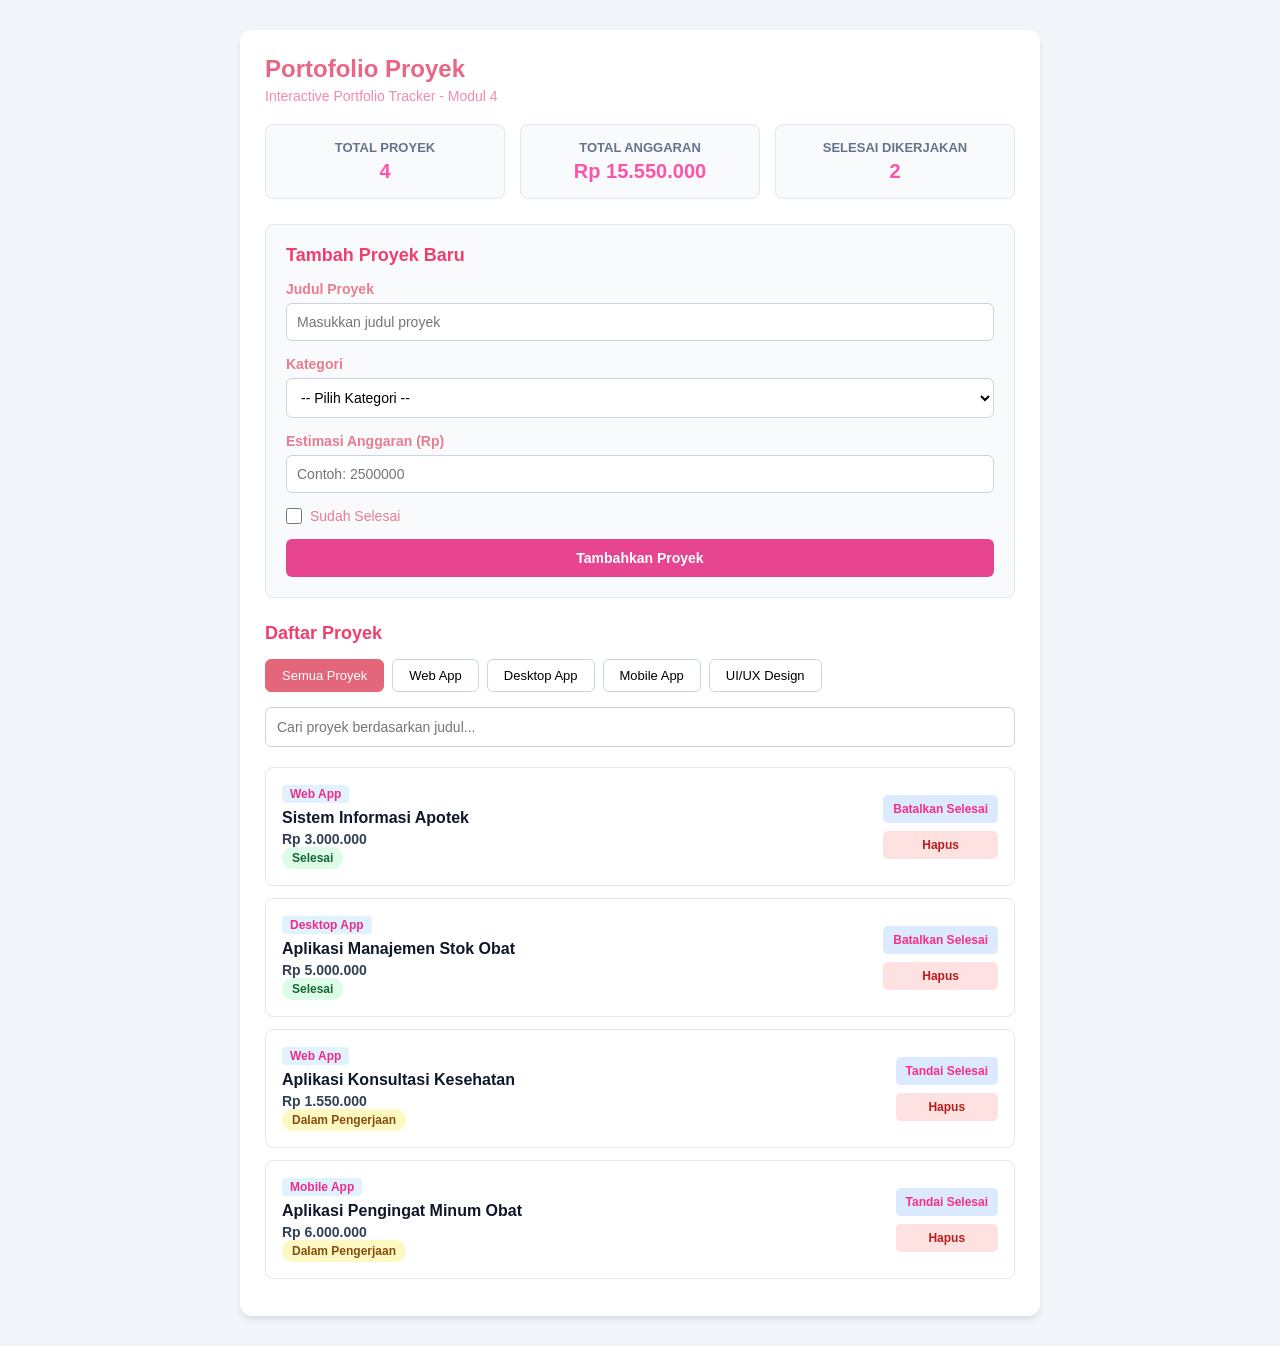
<file: index.html>
<!doctype html>
<html lang="id">
  <head>
    <meta charset="UTF-8" />
    <meta name="viewport" content="width=device-width, initial-scale=1.0" />
    <title>Interactive Portfolio Tracker</title>

    <style>
      * {
        box-sizing: border-box;
        margin: 0;
        padding: 0;
        font-family: "Segoe UI", Tahoma, Geneva, sans-serif;
      }

      body {
        background-color: #f1f5f9;
        color: #e97c90;
        padding: 30px 15px;
      }

      .container {
        max-width: 800px;
        margin: 0 auto;
        background: #ffffff;
        border-radius: 12px;
        padding: 25px;
        box-shadow: 0 4px 6px -1px rgba(0, 0, 0, 0.1);
      }

      h1 {
        color: #ea6685;
        font-size: 24px;
        margin-bottom: 5px;
      }

      .subtitle {
        color: #f68aaa;
        margin-bottom: 20px;
        font-size: 14px;
      }

      h2 {
        font-size: 18px;
        color: #ef3f6e;
        margin-bottom: 15px;
      }

      .stats-grid {
        display: grid;
        grid-template-columns: repeat(auto-fit, minmax(180px, 1fr));
        gap: 15px;
        margin-bottom: 25px;
      }

      .stat-card {
        background: #f8fafc;
        border: 1px solid #e2e8f0;
        border-radius: 8px;
        padding: 15px;
        text-align: center;
      }

      .stat-card h3 {
        font-size: 13px;
        color: #64748b;
        text-transform: uppercase;
        margin-bottom: 5px;
      }

      .stat-card p {
        font-size: 20px;
        font-weight: bold;
        color: #fc54ab;
      }

      .form-section {
        background: #f8fafc;
        border: 1px solid #e2e8f0;
        border-radius: 8px;
        padding: 20px;
        margin-bottom: 25px;
      }

      .form-group {
        margin-bottom: 15px;
      }

      .form-group label {
        display: block;
        margin-bottom: 6px;
        font-size: 14px;
        font-weight: 600;
      }

      .form-group input,
      .form-group select {
        width: 100%;
        padding: 10px;
        border: 1px solid #cbd5e1;
        border-radius: 6px;
        font-size: 14px;
        background: #ffffff;
      }

      .form-group input:focus,
      .form-group select:focus {
        outline: 2px solid #93c5fd;
        border-color: #eb2595;
      }

      .checkbox-group {
        display: flex;
        align-items: center;
        gap: 8px;
        margin-bottom: 15px;
        font-size: 14px;
      }

      .checkbox-group input {
        width: 16px;
        height: 16px;
      }

      .btn-primary {
        width: 100%;
        padding: 11px;
        background: #e74590;
        color: white;
        border: none;
        border-radius: 6px;
        font-size: 14px;
        font-weight: 600;
        cursor: pointer;
      }

      .btn-primary:hover {
        background: #fe3981;
      }

      .filter-group {
        display: flex;
        gap: 8px;
        margin-bottom: 15px;
        flex-wrap: wrap;
      }

      .btn-filter {
        padding: 8px 16px;
        border: 1px solid #cbd5e1;
        background: #ffffff;
        border-radius: 6px;
        cursor: pointer;
        font-size: 13px;
        font-weight: 500;
        transition: all 0.2s;
      }

      .btn-filter.active,
      .btn-filter:hover {
        background: #e3667b;
        color: #ffffff;
        border-color: #e3667b;
      }

      .search-group {
        margin-bottom: 20px;
      }

      .search-group input {
        width: 100%;
        padding: 11px;
        border: 1px solid #cbd5e1;
        border-radius: 6px;
        font-size: 14px;
      }

      .project-card {
        border: 1px solid #e2e8f0;
        border-radius: 8px;
        padding: 16px;
        margin-bottom: 12px;
        display: flex;
        justify-content: space-between;
        align-items: center;
        gap: 15px;
        background: #ffffff;
        transition: transform 0.15s ease;
      }

      .project-card:hover {
        transform: translateY(-2px);
        box-shadow: 0 4px 6px rgba(0, 0, 0, 0.05);
      }

      .project-info {
        min-width: 0;
      }

      .project-info h4 {
        font-size: 16px;
        color: #0f172a;
        margin-bottom: 4px;
        overflow-wrap: anywhere;
      }

      .project-category {
        display: inline-block;
        font-size: 12px;
        color: #ef2c8e;
        background: #e0f2fe;
        padding: 2px 8px;
        border-radius: 4px;
        margin-bottom: 6px;
        font-weight: 600;
      }

      .project-budget {
        font-size: 14px;
        color: #334155;
        font-weight: 600;
      }

      .badge {
        display: inline-block;
        padding: 4px 10px;
        border-radius: 20px;
        font-size: 12px;
        font-weight: 600;
        white-space: nowrap;
      }

      .badge-success {
        background: #dcfce7;
        color: #166534;
      }

      .badge-pending {
        background: #fef9c3;
        color: #854d0e;
      }

      .project-actions {
        display: flex;
        flex-direction: column;
        gap: 8px;
        flex-shrink: 0;
      }

      .btn-action {
        padding: 7px 10px;
        border: none;
        border-radius: 5px;
        cursor: pointer;
        font-size: 12px;
        font-weight: 600;
      }

      .btn-status {
        background: #dbeafe;
        color: #f92f87;
      }

      .btn-delete {
        background: #fee2e2;
        color: #b91c1c;
      }

      .empty-message {
        text-align: center;
        color: #f8b1db;
        padding: 20px;
      }

      @media (max-width: 480px) {
        .container {
          padding: 18px;
        }

        .project-card {
          align-items: flex-start;
        }

        .project-actions {
          max-width: 115px;
        }

        .btn-filter {
          padding: 8px 10px;
        }
      }
    </style>
  </head>

  <body>
    <div class="container">
      <h1>Portofolio Proyek</h1>
      <p class="subtitle">Interactive Portfolio Tracker - Modul 4</p>

      <!-- Kartu Ringkasan Statistik -->
      <div class="stats-grid">
        <div class="stat-card">
          <h3>Total Proyek</h3>
          <p id="stat-total-projects">0</p>
        </div>

        <div class="stat-card">
          <h3>Total Anggaran</h3>
          <p id="stat-total-budget">Rp 0</p>
        </div>

        <div class="stat-card">
          <h3>Selesai Dikerjakan</h3>
          <p id="stat-completed-projects">0</p>
        </div>
      </div>

      <!-- Form Input Proyek Dinamis -->
      <section class="form-section">
        <h2>Tambah Proyek Baru</h2>

        <form id="project-form">
          <div class="form-group">
            <label for="project-title">Judul Proyek</label>
            <input
              type="text"
              id="project-title"
              placeholder="Masukkan judul proyek"
              required />
          </div>

          <div class="form-group">
            <label for="project-category">Kategori</label>
            <select id="project-category" required>
              <option value="">-- Pilih Kategori --</option>
              <option value="Web App">Web App</option>
              <option value="Mobile App">Mobile App</option>
              <option value="Desktop App">Desktop App</option>
              <option value="UI/UX Design">UI/UX Design</option>
            </select>
          </div>

          <div class="form-group">
            <label for="project-budget">Estimasi Anggaran (Rp)</label>
            <input
              type="number"
              id="project-budget"
              placeholder="Contoh: 2500000"
              min="1"
              step="1"
              required />
          </div>

          <div class="checkbox-group">
            <input type="checkbox" id="project-completed" />
            <label for="project-completed">Sudah Selesai</label>
          </div>

          <button type="submit" class="btn-primary">Tambahkan Proyek</button>
        </form>
      </section>

      <h2>Daftar Proyek</h2>

      <div class="filter-group">
        <button type="button" class="btn-filter active" data-category="Semua">
          Semua Proyek
        </button>

        <button type="button" class="btn-filter" data-category="Web App">
          Web App
        </button>

        <button type="button" class="btn-filter" data-category="Desktop App">
          Desktop App
        </button>

        <button type="button" class="btn-filter" data-category="Mobile App">
          Mobile App
        </button>

        <button type="button" class="btn-filter" data-category="UI/UX Design">
          UI/UX Design
        </button>
      </div>

      <div class="search-group">
        <input
          type="search"
          id="search-input"
          placeholder="Cari proyek berdasarkan judul..."
          aria-label="Cari proyek berdasarkan judul" />
      </div>

      <div id="project-list"></div>
    </div>

    <script src="main.js"></script>
  </body>
</html>
</file>
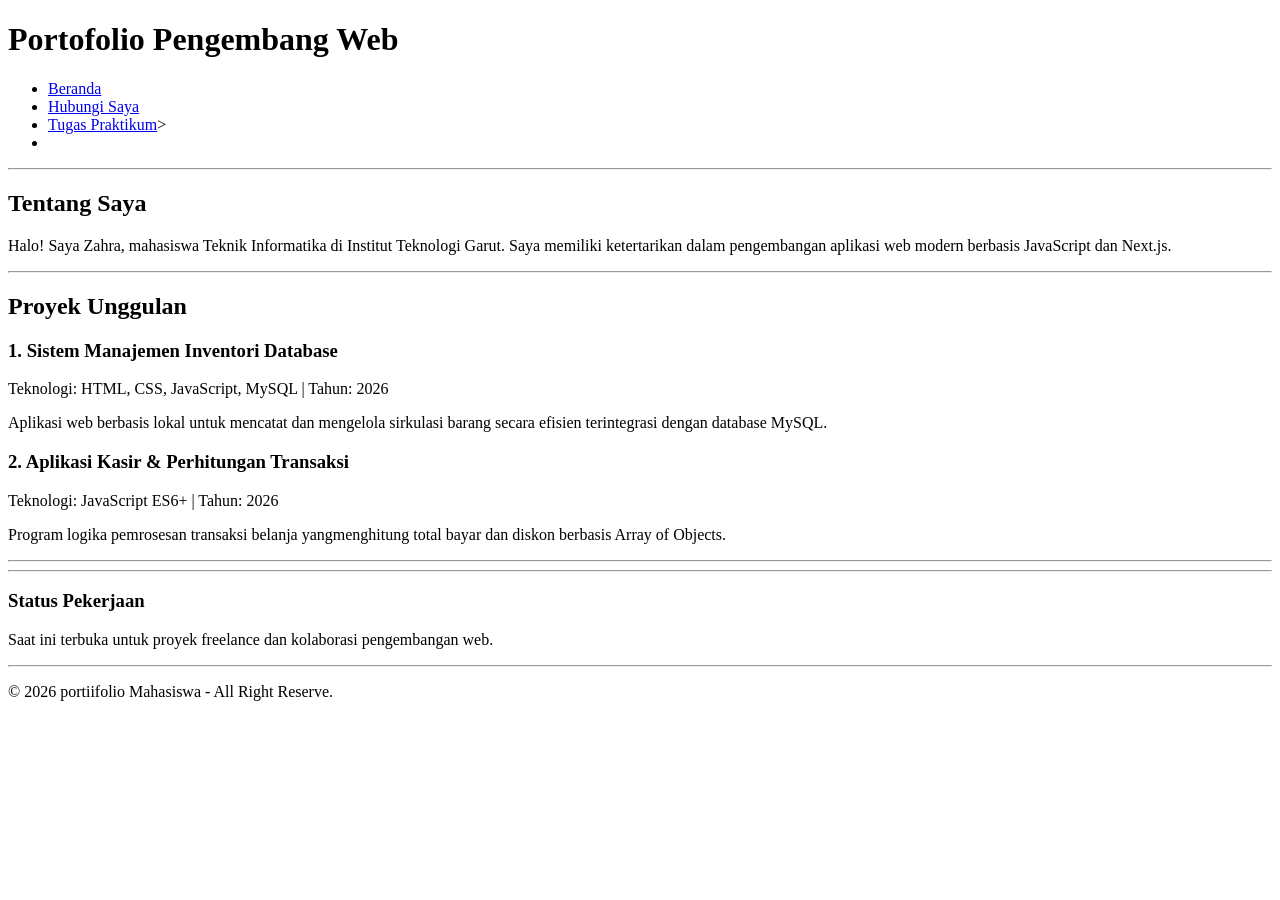
<file: Pertemuan2/index.html>
<!DOCTYPE html>
<html lang="id">
<head>
    <meta charset="UTF-8">
    <meta name="viewport" content="width=device-width, initialscale=1.0">
    <title>Modul 2 - Web Portofolio Mahasiswa</title>
 
</head>
<body>
    <header>
        <h1>Portofolio Pengembang Web</h1>
        <nav>
            <ul>
                <li><a href="index.html">Beranda</a></li>
                <li><a href="kontak.html">Hubungi Saya</a></li>
                <li><a href="tugas2.html">Tugas Praktikum</a>></a></li>
                <li><a href="RiwayatPendidikan.html"Riwayat Pendidikan></a></li>
            </ul>
    </nav>
 </header>
 <hr>
 <main>
    <section id="tentang">
        <h2>Tentang Saya</h2>
        <p>Halo! Saya Zahra, mahasiswa Teknik Informatika di Institut Teknologi Garut. Saya memiliki ketertarikan dalam pengembangan aplikasi web modern berbasis JavaScript dan Next.js.</p>
        </section>

        <hr>

    <section id="proyek">
        <h2>Proyek Unggulan</h2>

        <article>
            <header>
            <h3>1. Sistem Manajemen Inventori Database</h3>
            <p>Teknologi: HTML, CSS, JavaScript, MySQL | Tahun:
<time datetime="2026">2026</time></p>
            </header>
            <p>Aplikasi web berbasis lokal untuk mencatat dan mengelola sirkulasi barang secara efisien terintegrasi dengan database MySQL.</p>
            </article>
            
            <article>
                 <header>
                    <h3>2. Aplikasi Kasir & Perhitungan Transaksi</h3>
                    <p>Teknologi: JavaScript ES6+ | Tahun: <time
                    datetime="2026">2026</time></p>
                </header>
                <p>Program logika pemrosesan transaksi belanja yangmenghitung total bayar dan diskon berbasis Array of Objects.</p>
            </article>
        </section>
        <hr>
    </main>

    <hr>

    <aside>
        <h3>Status Pekerjaan</h3>
        <p>Saat ini terbuka untuk proyek freelance dan kolaborasi pengembangan web.</p>
    </aside>

    <hr>

    <footer>
        <p>&copy; 2026 portiifolio Mahasiswa - All Right Reserve.</p>
    </footer>

</body>
</html>
</file>
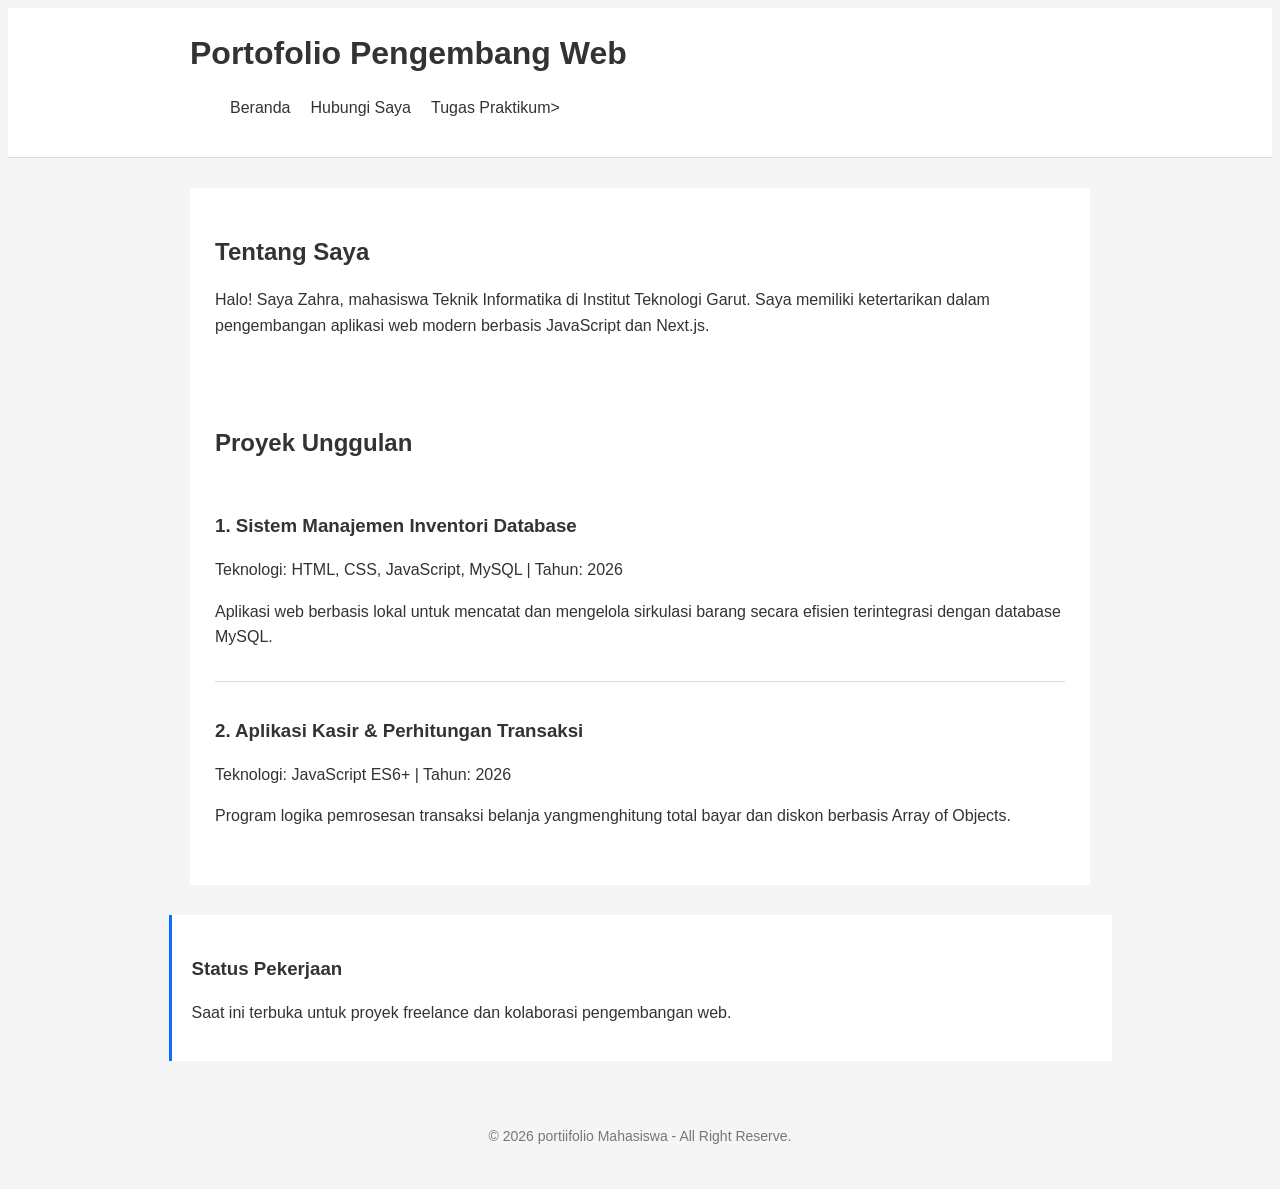
<file: Pertemuan3/index.html>
<!DOCTYPE html>
<html lang="id">
<head>
    <meta charset="UTF-8">
    <meta name="viewport" content="width=device-width, initialscale=1.0">
    <title>Modul 2 - Web Portofolio Mahasiswa</title>
    <link rel="stylesheet" href="style.css">
 
</head>
<body>
    <header>
        <h1>Portofolio Pengembang Web</h1>
        <nav>
            <ul>
                <li><a href="index.html">Beranda</a></li>
                <li><a href="kontak.html">Hubungi Saya</a></li>
                <li><a href="tugas2.html">Tugas Praktikum</a>></a></li>
                <li><a href="RiwayatPendidikan.html"Riwayat Pendidikan></a></li>
            </ul>
    </nav>
 </header>
 <hr>
 <main>
    <section id="tentang">
        <h2>Tentang Saya</h2>
        <p>Halo! Saya Zahra, mahasiswa Teknik Informatika di Institut Teknologi Garut. Saya memiliki ketertarikan dalam pengembangan aplikasi web modern berbasis JavaScript dan Next.js.</p>
        </section>

        <hr>

    <section id="proyek">
        <h2>Proyek Unggulan</h2>

        <article>
            <header>
            <h3>1. Sistem Manajemen Inventori Database</h3>
            <p>Teknologi: HTML, CSS, JavaScript, MySQL | Tahun:
<time datetime="2026">2026</time></p>
            </header>
            <p>Aplikasi web berbasis lokal untuk mencatat dan mengelola sirkulasi barang secara efisien terintegrasi dengan database MySQL.</p>
            </article>
            
            <article>
                 <header>
                    <h3>2. Aplikasi Kasir & Perhitungan Transaksi</h3>
                    <p>Teknologi: JavaScript ES6+ | Tahun: <time
                    datetime="2026">2026</time></p>
                </header>
                <p>Program logika pemrosesan transaksi belanja yangmenghitung total bayar dan diskon berbasis Array of Objects.</p>
            </article>
        </section>
        <hr>
    </main>

    <hr>

    <aside>
        <h3>Status Pekerjaan</h3>
        <p>Saat ini terbuka untuk proyek freelance dan kolaborasi pengembangan web.</p>
    </aside>

    <hr>

    <footer>
        <p>&copy; 2026 portiifolio Mahasiswa - All Right Reserve.</p>
    </footer>

</body>
</html>
</file>
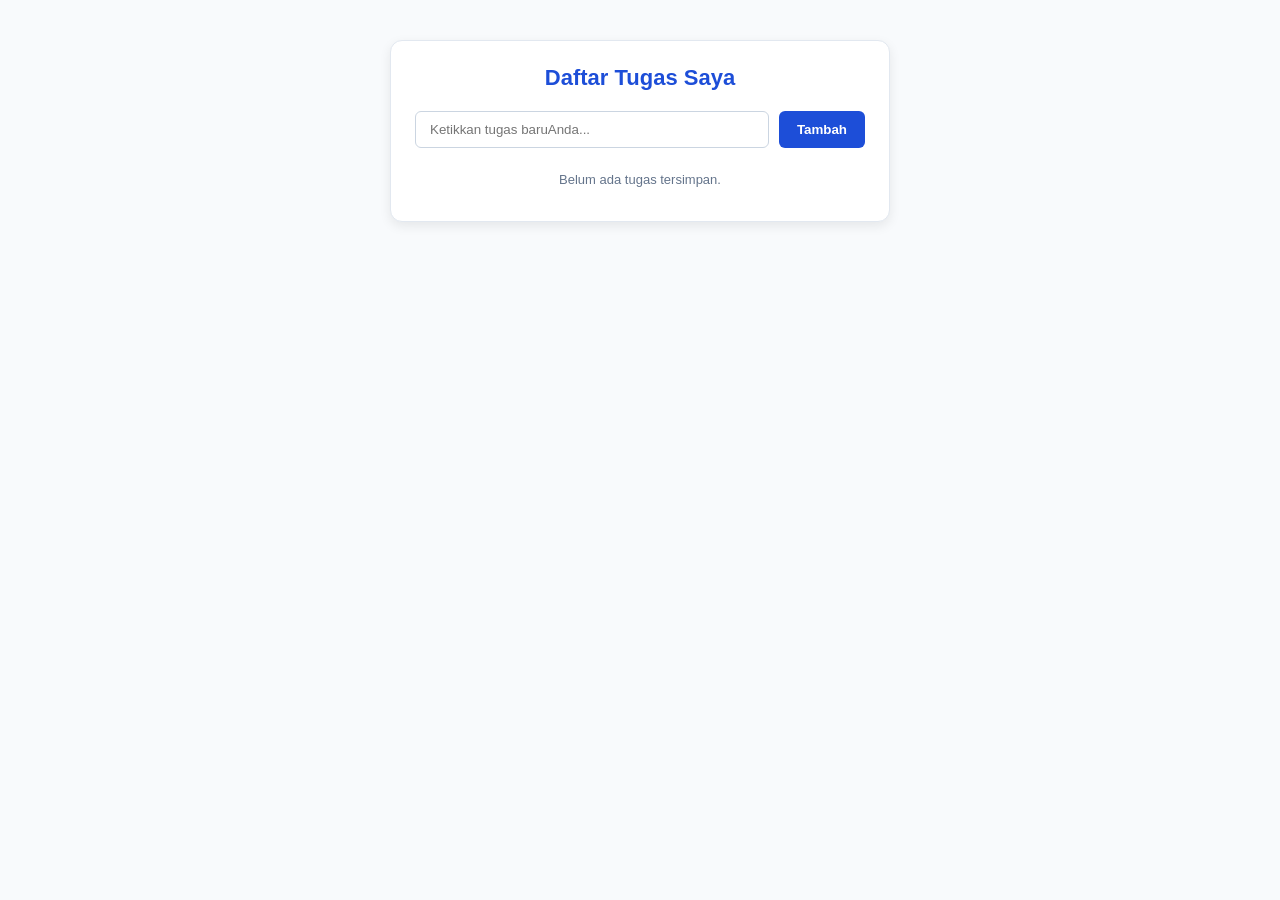
<file: Pertemuan5/index.html>
<!DOCTYPE html>
<html lang="id">

<head>
    <meta charset="UTF-8">
    <meta name="viewport" content="width=device-width, initial-scale=1.0">
    <title>Aplikasi To-Do List - Modul 5</title>
    <link rel="stylesheet" href="style.css">
</head>

<body>
    <div class="todo-app">
        <h2>Daftar Tugas Saya</h2>

        <!-- Form Input Tugas -->
        <form id="todoForm" novalidate>
            <div class="input-section">
                <input type="text" id="taskInput" placeholder="Ketikkan tugas baru
Anda...">
                <button type="submit" class="add-btn">Tambah</button>
            </div>
            <div class="error-message" id="inputError">Tugas tidak boleh kosong atau
                kurang dari 3 karakter!</div>
        </form>
        <!-- Daftar Tugas -->
        <ul class="todo-list" id="todoList"></ul>
    </div>
    <script src="script.js"></script>
</body>

</html>
</file>
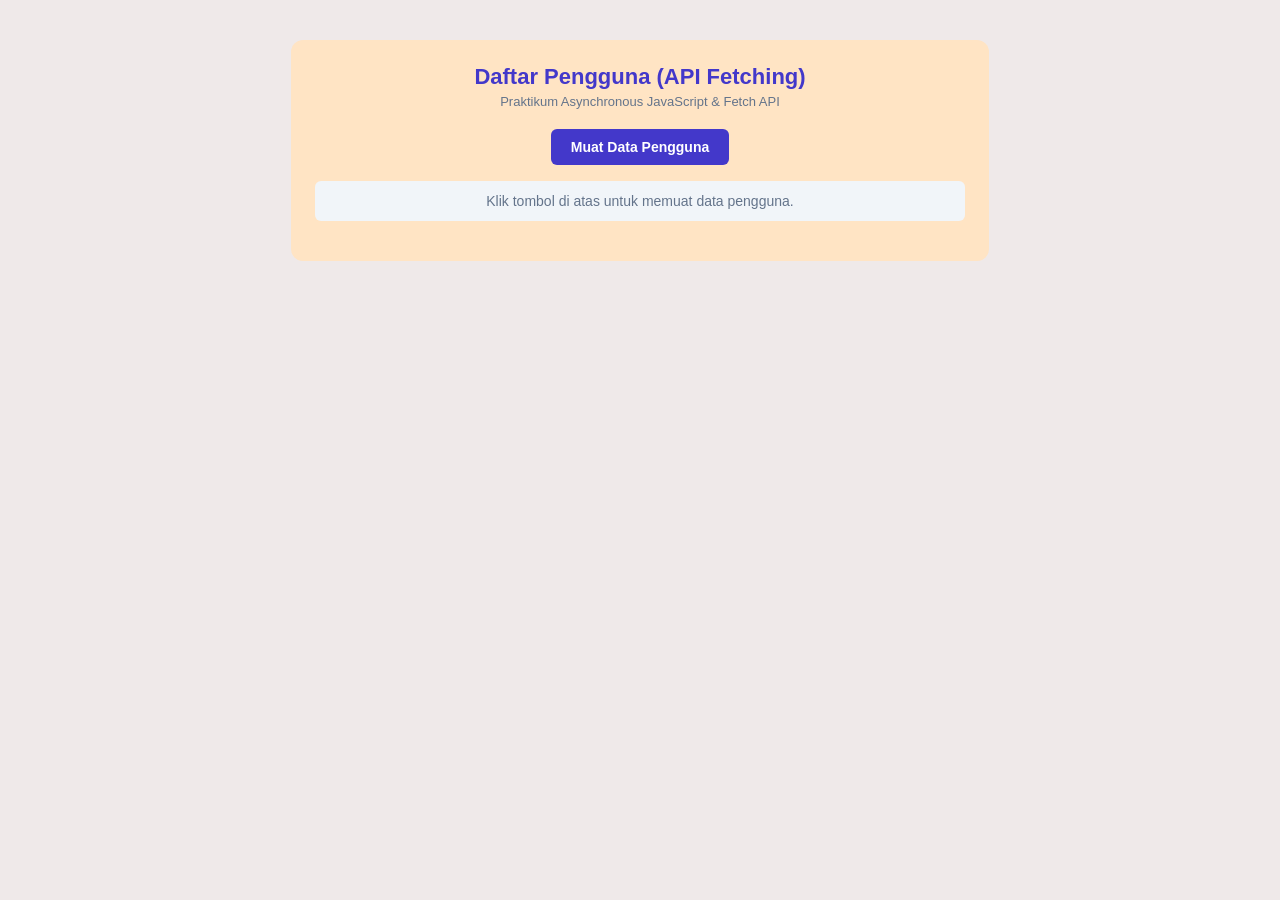
<file: Pertemuan6/index.html>
<!doctype html>
<html lang="id">
  <head>
    <meta charset="UTF-8" />
    <meta name="viewport" content="width=device-width, initial-scale=1.0" />
    <title>Modul 6 - User Directory App</title>
    <link rel="stylesheet" href="style.css" />
  </head>
  <body>
    <div class="container">
      <h2>Daftar Pengguna (API Fetching)</h2>
      <p class="subtitle">Praktikum Asynchronous JavaScript & Fetch API</p>

      <!-- Tombol Aksi -->
      <div class="actions-bar">
        <button id="btnFetch" class="btn-primary">Muat Data Pengguna</button>
      </div>
      <!-- Indikator Status (Loading & Pesan Error) -->
      <div id="statusMessage" class="status-msg">
        Klik tombol di atas untuk memuat data pengguna.
      </div>
      <!-- Kontainer Kartu Pengguna -->
      <div id="userList" class="user-grid"></div>
    </div>
    <script src="script.js"></script>
  </body>
</html>
</file>
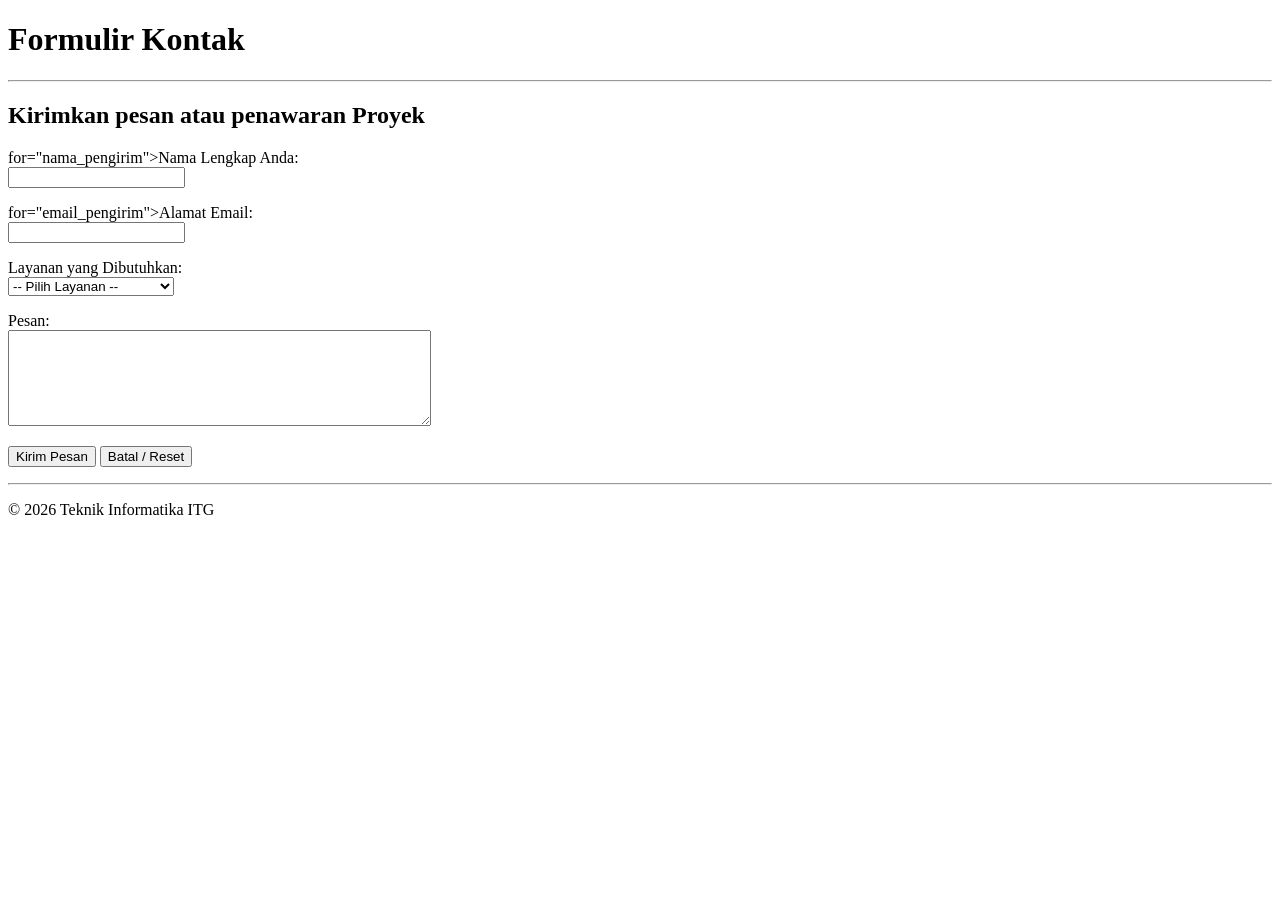
<file: Pertemuan2/kontak.html>
<!DOCTYPE html>
<html lang="id">
<head>
    <meta charset="UTF-8">
    <meta name="viewport" content="width=device-width, initialscale=1.0">
    <title>Modul 2 - Form Kontak</title>
</head>
<body>

    <header>
        <h1>Formulir Kontak</h1>
    </header>

    <hr>

    <main>
        <section>
            <h2>Kirimkan pesan atau penawaran Proyek</h2>
            <form>

                <p>
                    <label>    for="nama_pengirim">Nama  Lengkap Anda:</label><br>
                    <input     type="text"        id="nama_pengirim" name="nama_pengirim">
                </p>

                <p>
                    <label>    for="email_pengirim">Alamat  Email:</label><br>
                    <input     type="text"        id="email_pengirim" name="email_pengirim">
                </p>

                <p>
                    <label for="jenis_layanan">Layanan yang Dibutuhkan:</label><br>
                    <select id="jenis_layanan" name="jenis_layanan">
                        <option value="">-- Pilih Layanan --</option>
                        <option value="web">Pembuatan Web</option>
                        <option value="app">Pengembangan Aplikasi</option>
                        <option value="other">Lain-lain</option>
                     </select>
                </p>
                
                <p>
                    <label for="pesan">Pesan:</label><br>
                    <textarea id="pesan" name="pesan" rows="6"cols="50"></textarea>

                </p>
 
                <p>
 
                    <button type="submit">Kirim Pesan</button>

                    <button type="reset">Batal / Reset</button>

                </p>

            </form>

        </section>

    </main>

    <hr>

    <footer>

        <p>&copy; 2026 Teknik Informatika ITG</p>

    </footer>

</body>
</html>
</file>
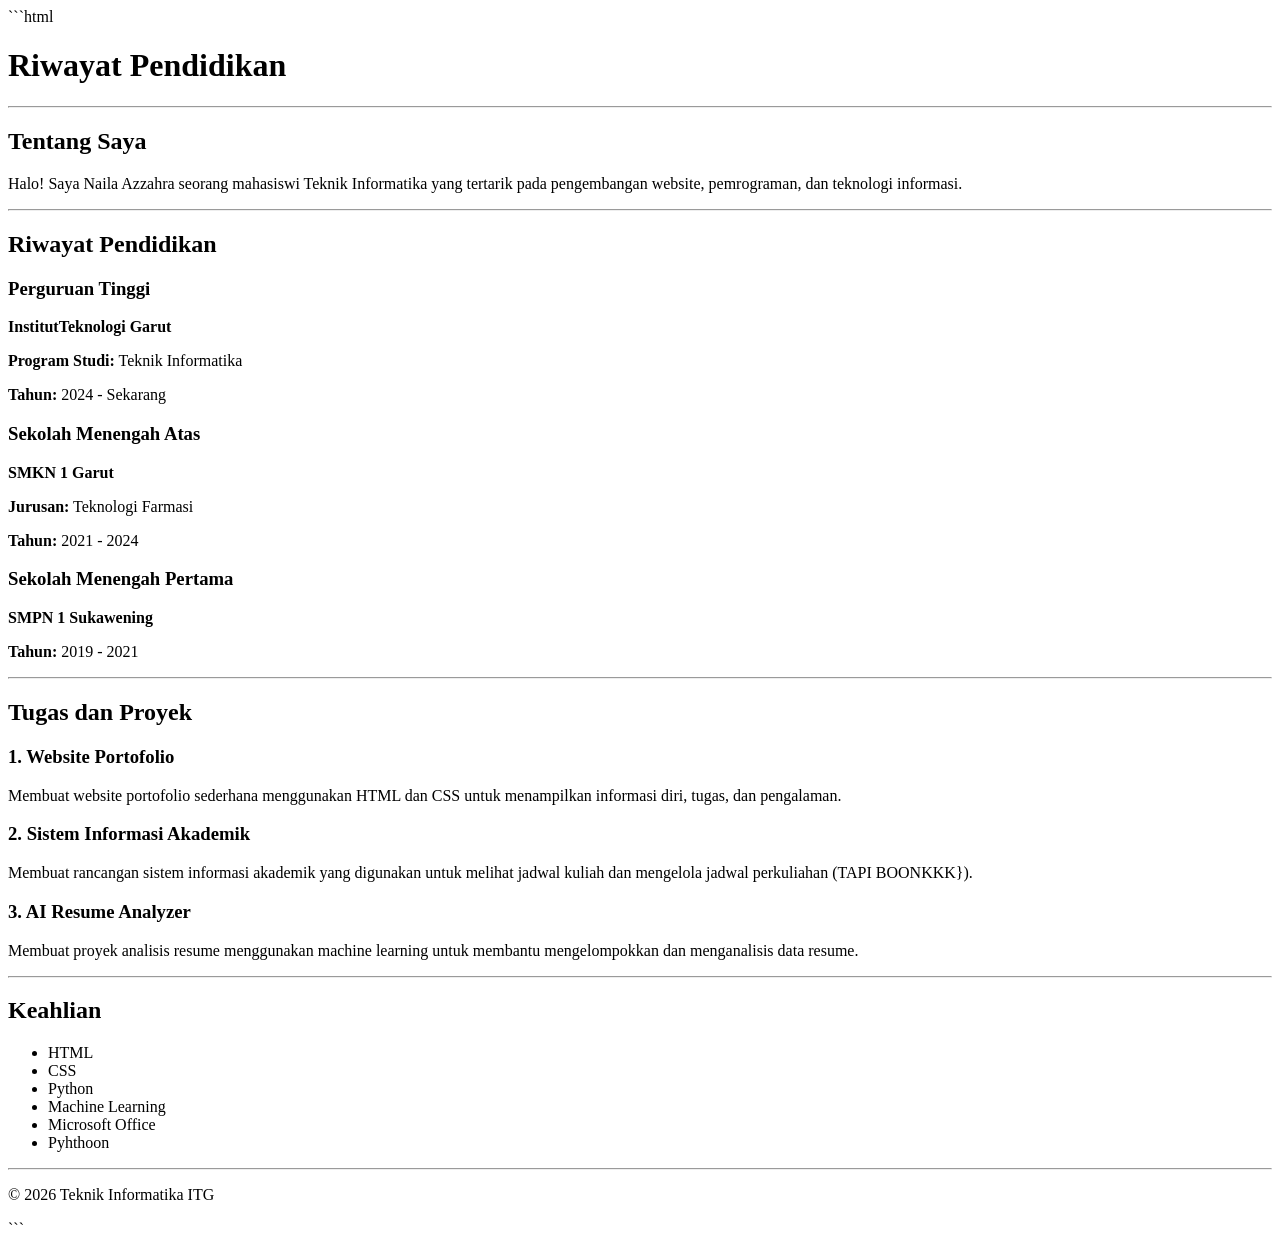
<file: Pertemuan2/RiwayatPendidikan.html>
```html
<!DOCTYPE html>
<html lang="id">
<head>
    <meta charset="UTF-8">
    <meta name="viewport" content="width=device-width, initial-scale=1.0">
    <title>Portofolio - Tugas dan Riwayat Pendidikan</title>
</head>
<body>

    <header>
        <h1>Riwayat Pendidikan</h1>
    </header>

    <hr>

    <main>

        <section>
            <h2>Tentang Saya</h2>

            <p>
                Halo! Saya Naila Azzahra seorang mahasiswi Teknik Informatika yang
                tertarik pada pengembangan website, pemrograman, dan
                teknologi informasi.
            </p>
        </section>

        <hr>

        <section>
            <h2>Riwayat Pendidikan</h2>

            <article>
                <h3>Perguruan Tinggi</h3>
                <p>
                    <strong>InstitutTeknologi Garut</strong>
                </p>
                <p>
                    <strong>Program Studi:</strong> Teknik Informatika
                </p>
                <p>
                    <strong>Tahun:</strong> 2024 - Sekarang
                </p>
            </article>

            <article>
                <h3>Sekolah Menengah Atas</h3>
                <p>
                    <strong>SMKN 1 Garut</strong> 
                </p>
                <p>
                    <strong>Jurusan:</strong> Teknologi Farmasi
                </p>
                <p>
                    <strong>Tahun:</strong> 2021 - 2024
                </p>
            </article>

            <article>
                <h3>Sekolah Menengah Pertama</h3>
                <p>
                    <strong>SMPN 1 Sukawening</strong> 
                </p>
                <p>
                    <strong>Tahun:</strong> 2019 - 2021
                </p>
            </article>
            
        </section>

        <hr>

        <section>
            <h2>Tugas dan Proyek</h2>

            <article>
                <h3>1. Website Portofolio</h3>
                <p>
                    Membuat website portofolio sederhana menggunakan
                    HTML dan CSS untuk menampilkan informasi diri,
                    tugas, dan pengalaman.
                </p>
            </article>

            <article>
                <h3>2. Sistem Informasi Akademik</h3>
                <p>
                    Membuat rancangan sistem informasi akademik yang
                    digunakan untuk melihat jadwal kuliah dan mengelola
                    jadwal perkuliahan (TAPI BOONKKK}).
                </p>
            </article>

            <article>
                <h3>3. AI Resume Analyzer</h3>
                <p>
                    Membuat proyek analisis resume menggunakan machine
                    learning untuk membantu mengelompokkan dan
                    menganalisis data resume.
                </p>
            </article>
        </section>

        <hr>

        <section>
            <h2>Keahlian</h2>

            <ul>
                <li>HTML</li>
                <li>CSS</li>
                <li>Python</li>
                <li>Machine Learning</li>
                <li>Microsoft Office</li>
                <li>Pyhthoon</li>
            </ul>
        </section>

    </main>

    <hr>

    <footer>
        <p>&copy; 2026 Teknik Informatika ITG</p>
    </footer>

</body>
</html>
```
</file>
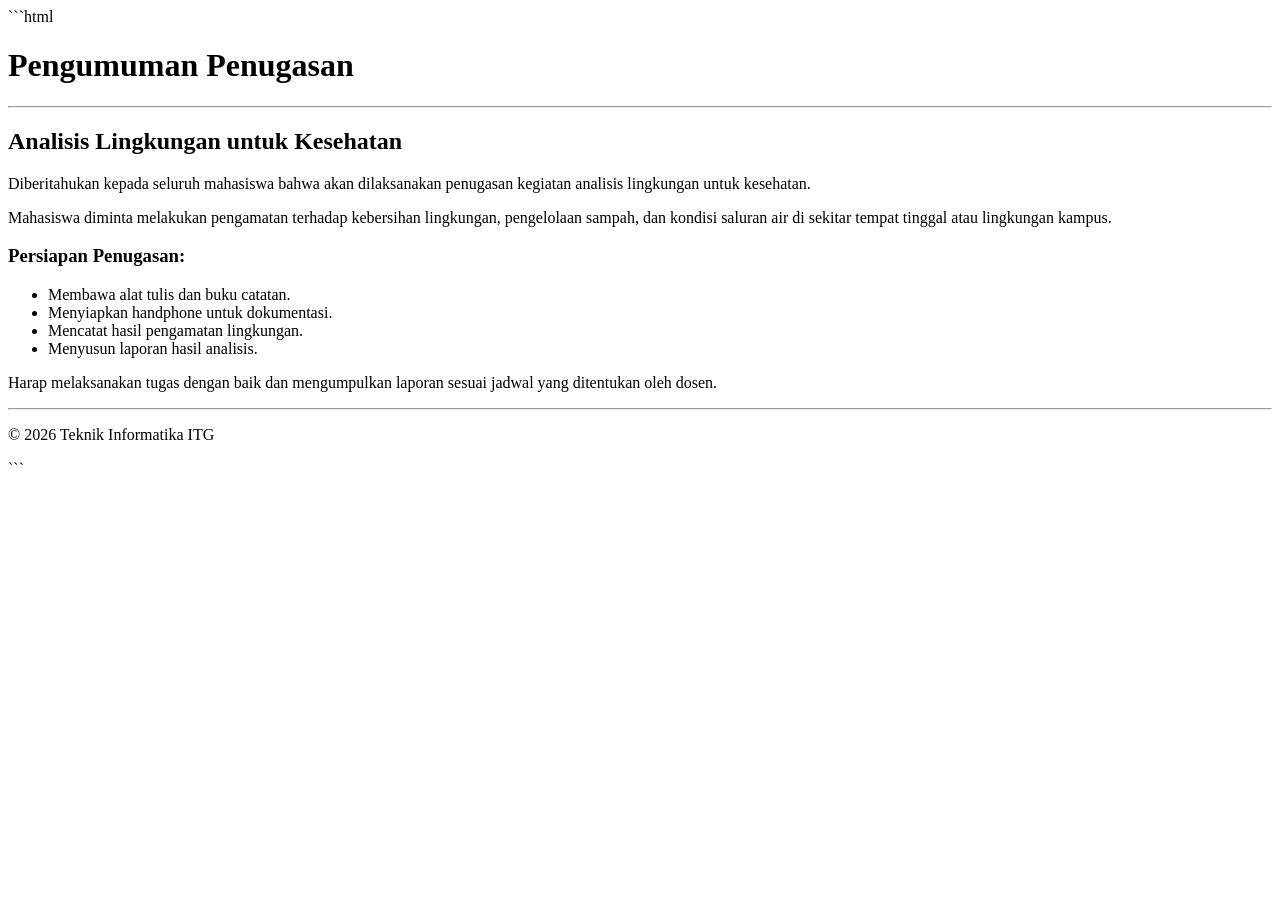
<file: Pertemuan2/tugas2.html>
```html
<!DOCTYPE html>
<html lang="id">
<head>
    <meta charset="UTF-8">
    <meta name="viewport" content="width=device-width, initial-scale=1.0">
    <title>Pengumuman Penugasan</title>
</head>
<body>

    <header>
        <h1>Pengumuman Penugasan</h1>
    </header>

    <hr>

    <main>
        <section>
            <h2>Analisis Lingkungan untuk Kesehatan</h2>

            <p>
                Diberitahukan kepada seluruh mahasiswa bahwa
                akan dilaksanakan penugasan kegiatan analisis
                lingkungan untuk kesehatan.
            </p>

            <p>
                Mahasiswa diminta melakukan pengamatan terhadap
                kebersihan lingkungan, pengelolaan sampah, dan
                kondisi saluran air di sekitar tempat tinggal
                atau lingkungan kampus.
            </p>

            <h3>Persiapan Penugasan:</h3>

            <ul>
                <li>Membawa alat tulis dan buku catatan.</li>
                <li>Menyiapkan handphone untuk dokumentasi.</li>
                <li>Mencatat hasil pengamatan lingkungan.</li>
                <li>Menyusun laporan hasil analisis.</li>
            </ul>

            <p>
                Harap melaksanakan tugas dengan baik dan
                mengumpulkan laporan sesuai jadwal yang
                ditentukan oleh dosen.
            </p>
        </section>
    </main>

    <hr>

    <footer>
        <p>&copy; 2026 Teknik Informatika ITG</p>
    </footer>

</body>
</html>
```
</file>
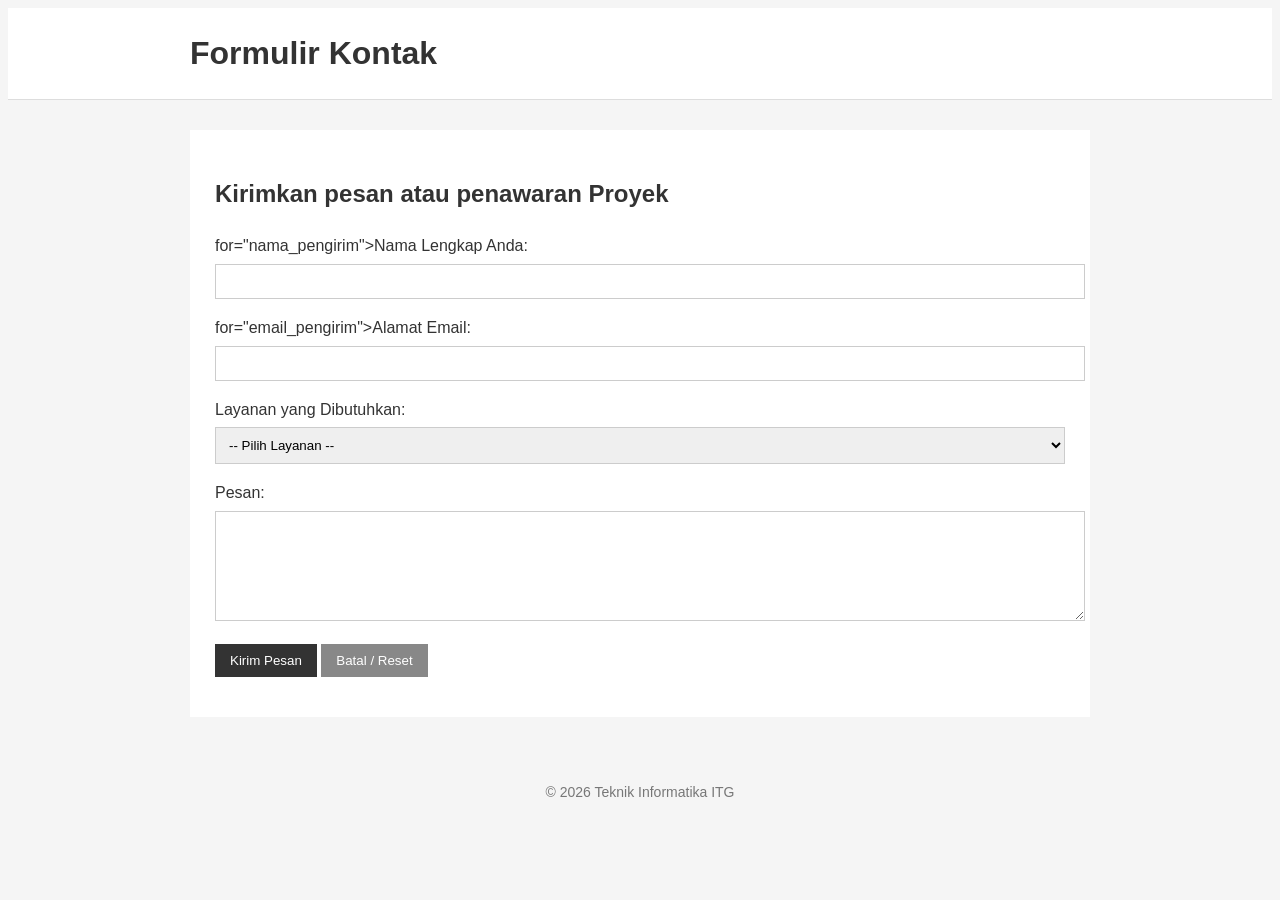
<file: Pertemuan3/kontak.html>
<!DOCTYPE html>
<html lang="id">
<head>
    <meta charset="UTF-8">
    <meta name="viewport" content="width=device-width, initialscale=1.0">
    <title>Modul 2 - Form Kontak</title>
    <link rel="stylesheet" href="style.css">
</head>
<body>

    <header>
        <h1>Formulir Kontak</h1>
    </header>

    <hr>

    <main>
        <section>
            <h2>Kirimkan pesan atau penawaran Proyek</h2>
            <form>

                <p>
                    <label>    for="nama_pengirim">Nama  Lengkap Anda:</label><br>
                    <input     type="text"        id="nama_pengirim" name="nama_pengirim">
                </p>

                <p>
                    <label>    for="email_pengirim">Alamat  Email:</label><br>
                    <input     type="text"        id="email_pengirim" name="email_pengirim">
                </p>

                <p>
                    <label for="jenis_layanan">Layanan yang Dibutuhkan:</label><br>
                    <select id="jenis_layanan" name="jenis_layanan">
                        <option value="">-- Pilih Layanan --</option>
                        <option value="web">Pembuatan Web</option>
                        <option value="app">Pengembangan Aplikasi</option>
                        <option value="other">Lain-lain</option>
                     </select>
                </p>
                
                <p>
                    <label for="pesan">Pesan:</label><br>
                    <textarea id="pesan" name="pesan" rows="6"cols="50"></textarea>

                </p>
 
                <p>
 
                    <button type="submit">Kirim Pesan</button>

                    <button type="reset">Batal / Reset</button>

                </p>

            </form>

        </section>

    </main>

    <hr>

    <footer>

        <p>&copy; 2026 Teknik Informatika ITG</p>

    </footer>

</body>
</html>
</file>
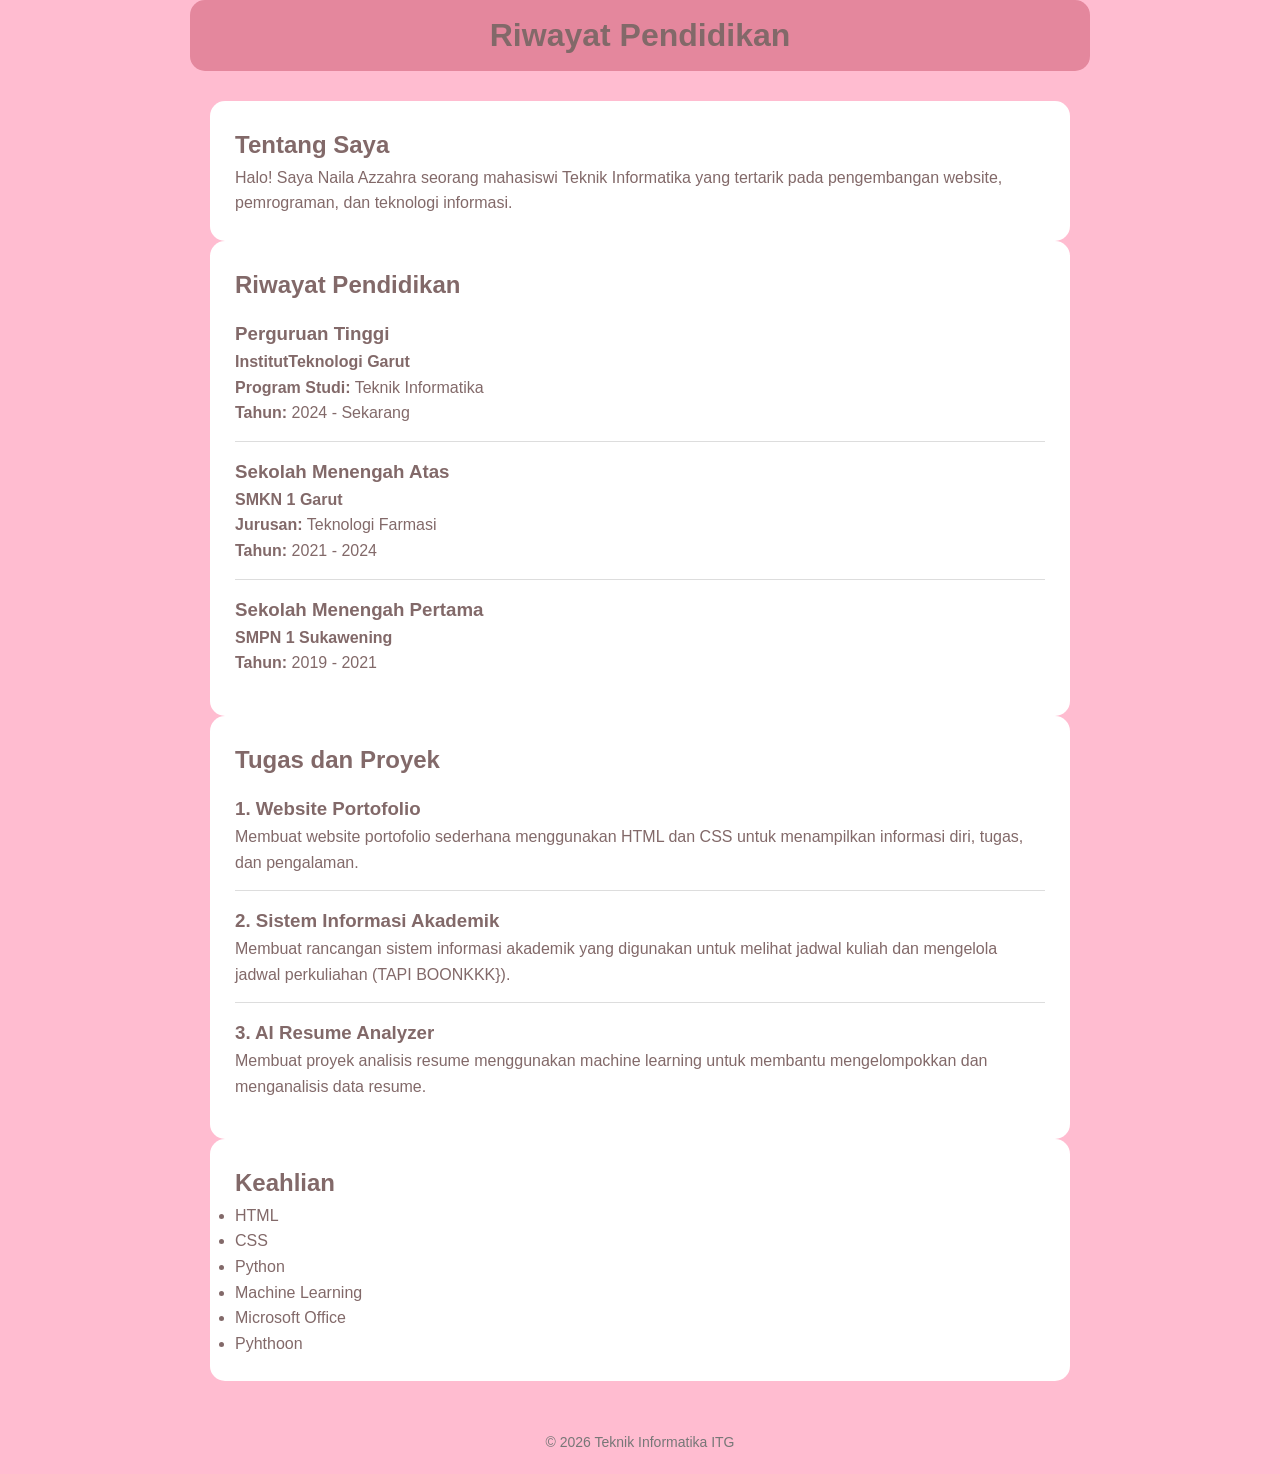
<file: Pertemuan3/RiwayatPendidikan.html>
<!DOCTYPE html>
<html lang="id">
<head>
    <meta charset="UTF-8">
    <meta name="viewport" content="width=device-width, initial-scale=1.0">
    <title>Portofolio - Tugas dan Riwayat Pendidikan</title>
    <link rel="stylesheet" href="style2.css">
</head>
<body>

    <header>
        <h1>Riwayat Pendidikan</h1>
    </header>

    <hr>

    <main>

        <section>
            <h2>Tentang Saya</h2>

            <p>
                Halo! Saya Naila Azzahra seorang mahasiswi Teknik Informatika yang
                tertarik pada pengembangan website, pemrograman, dan
                teknologi informasi.
            </p>
        </section>

        <hr>

        <section>
            <h2>Riwayat Pendidikan</h2>

            <article>
                <h3>Perguruan Tinggi</h3>
                <p>
                    <strong>InstitutTeknologi Garut</strong>
                </p>
                <p>
                    <strong>Program Studi:</strong> Teknik Informatika
                </p>
                <p>
                    <strong>Tahun:</strong> 2024 - Sekarang
                </p>
            </article>

            <article>
                <h3>Sekolah Menengah Atas</h3>
                <p>
                    <strong>SMKN 1 Garut</strong> 
                </p>
                <p>
                    <strong>Jurusan:</strong> Teknologi Farmasi
                </p>
                <p>
                    <strong>Tahun:</strong> 2021 - 2024
                </p>
            </article>

            <article>
                <h3>Sekolah Menengah Pertama</h3>
                <p>
                    <strong>SMPN 1 Sukawening</strong> 
                </p>
                <p>
                    <strong>Tahun:</strong> 2019 - 2021
                </p>
            </article>
            
        </section>

        <hr>

        <section>
            <h2>Tugas dan Proyek</h2>

            <article>
                <h3>1. Website Portofolio</h3>
                <p>
                    Membuat website portofolio sederhana menggunakan
                    HTML dan CSS untuk menampilkan informasi diri,
                    tugas, dan pengalaman.
                </p>
            </article>

            <article>
                <h3>2. Sistem Informasi Akademik</h3>
                <p>
                    Membuat rancangan sistem informasi akademik yang
                    digunakan untuk melihat jadwal kuliah dan mengelola
                    jadwal perkuliahan (TAPI BOONKKK}).
                </p>
            </article>

            <article>
                <h3>3. AI Resume Analyzer</h3>
                <p>
                    Membuat proyek analisis resume menggunakan machine
                    learning untuk membantu mengelompokkan dan
                    menganalisis data resume.
                </p>
            </article>
        </section>

        <hr>

        <section>
            <h2>Keahlian</h2>

            <ul>
                <li>HTML</li>
                <li>CSS</li>
                <li>Python</li>
                <li>Machine Learning</li>
                <li>Microsoft Office</li>
                <li>Pyhthoon</li>
            </ul>
        </section>

    </main>

    <hr>

    <footer>
        <p>&copy; 2026 Teknik Informatika ITG</p>
    </footer>

</body>
</html>
</file>
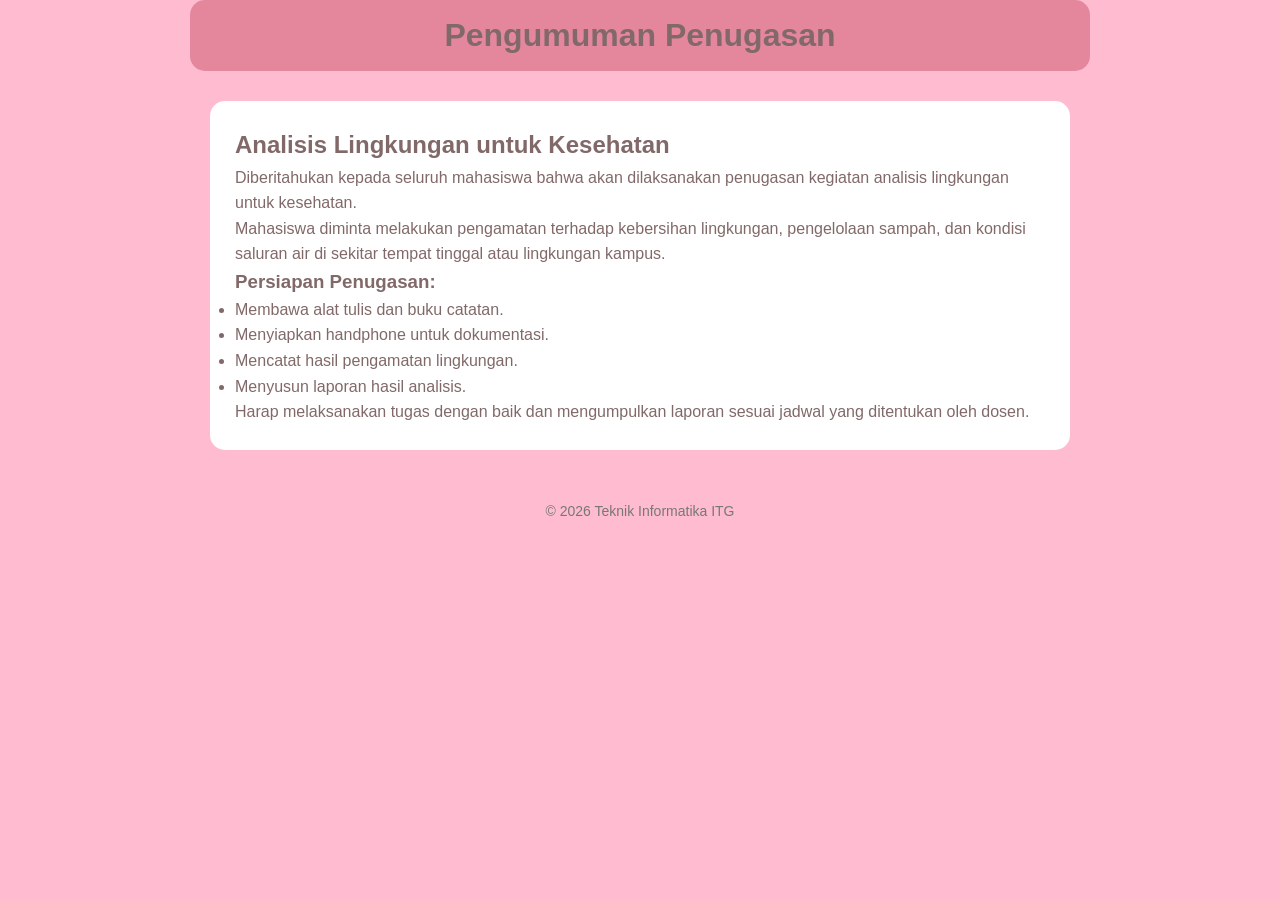
<file: Pertemuan3/tugas2.html>
<!DOCTYPE html>
<html lang="id">
<head>
    <meta charset="UTF-8">
    <meta name="viewport" content="width=device-width, initial-scale=1.0">
    <title>Pengumuman Penugasan</title>
    <link rel="stylesheet" href="style2.css">
</head>
<body>

    <header>
        <h1>Pengumuman Penugasan</h1>
    </header>

    <hr>

    <main>
        <section>
            <h2>Analisis Lingkungan untuk Kesehatan</h2>

            <p>
                Diberitahukan kepada seluruh mahasiswa bahwa
                akan dilaksanakan penugasan kegiatan analisis
                lingkungan untuk kesehatan.
            </p>

            <p>
                Mahasiswa diminta melakukan pengamatan terhadap
                kebersihan lingkungan, pengelolaan sampah, dan
                kondisi saluran air di sekitar tempat tinggal
                atau lingkungan kampus.
            </p>

            <h3>Persiapan Penugasan:</h3>

            <ul>
                <li>Membawa alat tulis dan buku catatan.</li>
                <li>Menyiapkan handphone untuk dokumentasi.</li>
                <li>Mencatat hasil pengamatan lingkungan.</li>
                <li>Menyusun laporan hasil analisis.</li>
            </ul>

            <p>
                Harap melaksanakan tugas dengan baik dan
                mengumpulkan laporan sesuai jadwal yang
                ditentukan oleh dosen.
            </p>
        </section>
    </main>

    <hr>

    <footer>
        <p>&copy; 2026 Teknik Informatika ITG</p>
    </footer>

</body>
</html>
</file>
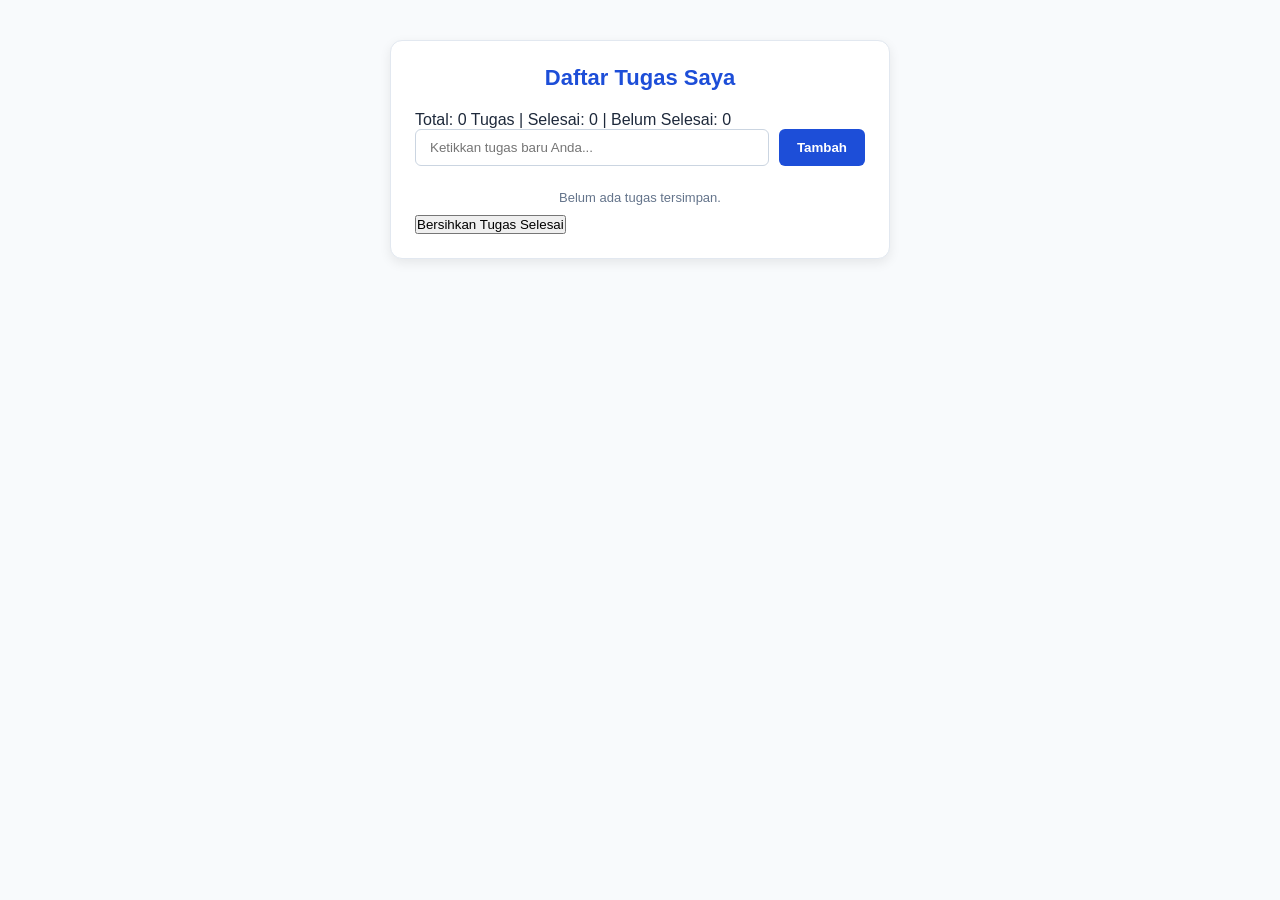
<file: Pertemuan5/tugas.html>
<!DOCTYPE html>
<html lang="id">
<head>
    <meta charset="UTF-8">
    <meta name="viewport" content="width=device-width, initial-scale=1.0">
    <title>Aplikasi To-Do List - Modul 5</title>
    <link rel="stylesheet" href="style.css">
</head>
<body>

<div class="todo-app">

    <h2>Daftar Tugas Saya</h2>

    <!-- Counter -->
    <div id="taskCounter" class="task-counter">
        Total: 0 Tugas | Selesai: 0 | Belum Selesai: 0
    </div>

    <!-- Form -->
    <form id="todoForm" novalidate>

        <div class="input-section">
            <input
                type="text"
                id="taskInput"
                placeholder="Ketikkan tugas baru Anda..."
            >

            <button
                type="submit"
                class="add-btn">
                Tambah
            </button>

        </div>

        <div class="error-message" id="inputError">
            Tugas tidak boleh kosong atau kurang dari 3 karakter!
        </div>

    </form>

    <!-- Daftar -->
    <ul class="todo-list" id="todoList"></ul>

    <!-- Tombol Bersihkan -->
    <button id="clearCompletedBtn" class="clear-btn">
        Bersihkan Tugas Selesai
    </button>

</div>

<script src="script.js"></script>

</body>
</html>
</file>
<file: Pertemuan3/style.css>
```css
* {
    margin: 0;
    padding: 0;
    box-sizing: border-box;
}

body {
    font-family: Arial, sans-serif;
    background-color: #f5f5f5;
    color: #333;
    line-height: 1.6;
}

body > header {
    background-color: white;
    padding: 20px;
    border-bottom: 1px solid #ddd;
}

body > header h1 {
    max-width: 900px;
    margin: auto;
}

nav {
    max-width: 900px;
    margin: auto;
}

nav ul {
    display: flex;
    gap: 20px;
    list-style: none;
}

nav a {
    color: #333;
    text-decoration: none;
}

nav a:hover {
    color: #0d6efd;
}

main {
    max-width: 900px;
    margin: 30px auto;
    padding: 0 20px;
}

section {
    background-color: white;
    padding: 25px;
}

main img {
    display: block;
    max-width: 100%;
    height: auto;
    margin: 0;
}

h2 {
    margin-bottom: 15px;
}

h3 {
    margin-bottom: 5px;
}

#project {
    margin-top: 30px;
}

article {
    padding: 15px 0;
    border-bottom: 1px solid #ddd;
}

article:last-child {
    border-bottom: none;
}

form {
    margin-top: 20px;
}

form p {
    margin-bottom: 15px;
}

label {
    display: inline-block;
    margin-bottom: 5px;
}

input[type="text"],
input[type="email"],
select,
textarea {
    width: 100%;
    padding: 9px;
    border: 1px solid #ccc;
    font-family: Arial, sans-serif;
}

textarea {
    resize: vertical;
}

button {
    padding: 9px 15px;
    border: none;
    background-color: #333;
    color: white;
    cursor: pointer;
}

button[type="reset"] {
    background-color: #888;
}

button:hover {
    opacity: 0.8;
}

aside {
    max-width: 900px;
    margin: 30px auto;
    padding: 20px;
    background-color: white;
    border-left: 3px solid #0d6efd;
}

footer {
    padding: 20px;
    text-align: center;
    color: #777;
    font-size: 14px;
}

hr {
    display: none;
}

@media (max-width: 700px) {
    nav ul {
        flex-direction: column;
        gap: 8px;
    }

    main {
        margin-top: 20px;
    }

    main img {
        margin: 0 auto;
    }

    section {
        padding: 20px;
    }
}
```
</file>
<file: Pertemuan5/style.css>
* {box-sizing: border-box; margin: 0; padding:0; }
body {
    font-family: 'Segoe UI', Tahoma, Geneva, Verdana, sans-serif;
    background-color: #f8fafc; color: #1e293b; padding: 40px 20px; display: flex;
justify-content: center;
}
.todo-app {
    background: #ffffff; width: 100%; max-width: 500px; padding: 24px; border-radius:
12px;

border: 1px solid #e2e8f0; box-shadow: 0 4px 12px rgba(0, 0, 0, 0.08);
}
h2 { color: #1d4ed8; margin-bottom: 20px; text-align: center; font-size: 22px; }
.input-section { display: flex; gap: 10px; margin-bottom: 8px; }
input[type="text"] {
    flex: 1; padding: 10px 14px; border: 1px solid #cbd5e1; border-radius: 6px; fontsize: 14px; outline: none;
}
input[type="text"].error { border-color: #dc3545; background-color: #fff5f5; }
button.add-btn {
    background-color: #1d4ed8; color: white; border: none; padding: 10px 18px;
    border-radius: 6px; font-weight: bold; cursor: pointer;
}
button.add-btn:hover { background-color: #1e40af; }
.error-message { color: #dc3545; font-size: 12px; margin-bottom: 14px; display: none;
}
.todo-list { list-style: none; margin-top: 14px; }
.todo-item {
    display: flex; align-items: center; justify-content: space-between;
    padding: 10px 12px; background-color: #f1f5f9; border-radius: 6px; margin-bottom:
8px;
}
.todo-item.completed { border-left-color: #16a34a; opacity: 0.7; }
.todo-item.completed .todo-text { text-decoration: line-through; color: #64748b; }
.todo-text { font-size: 14px; flex: 1; margin-right: 10px; }
.todo-actions { display: flex; gap: 6px; }
.action-btn {
    border: none; padding: 5px 9px; border-radius: 4px; font-size: 12px; cursor:
pointer; font-weight: bold;
}
.complete-btn { background-color: #16a34a; color: white; }
.complete-btn:hover { background-color: #15803d; }
.delete-btn { background-color: #dc2626; color: white; }
.delete-btn:hover { background-color: #b91c1c; }
</file>
<file: Pertemuan6/style.css>
* {
  margin: 0;
  padding: 0;
}

body {
  font-family: "Segoe UI", Tahoma, Geneva, Verdana, sans-serif;
  background-color: rgb(239, 233, 233);
  color: rgb(226, 119, 132);
  padding: 40px 20px;
  display: flex;
  justify-content: center;
}

.container {
  background-color: bisque;
  width: 100%;
  max-width: 650px;
  padding: 24px;
  border-radius: 12px;
  border: 1px solid color(rgb(240, 122, 157));
}
h2 {
  color: #4338ca;
  text-align: center;
  margin-bottom: 4px;
  font-size: 22px;
}
.subtitle {
  color: #64748b;
  text-align: center;
  font-size: 13px;
  margin-bottom: 20px;
}
.actions-bar {
  display: flex;
  justify-content: center;
  margin-bottom: 16px;
}
button.btn-primary {
  background-color: #4338ca;
  color: white;
  border: none;
  padding: 10px 20px;
  border-radius: 6px;
  font-weight: bold;
  cursor: pointer;
  font-size: 14px;
  transition: background-color 0.2s;
}
button.btn-primary:hover {
  background-color: #3730a3;
}
button:disabled {
  background-color: #94a3b8;
  cursor: not-allowed;
}
.status-msg {
  text-align: center;
  font-size: 14px;
  color: #64748b;
  padding: 12px;
  border-radius: 6px;
  background-color: #f1f5f9;
  margin-bottom: 16px;
}
.status-msg.error {
  background-color: #fef2f2;
  color: #dc2626;
  border: 1px solid #fecaca;
}
.user-grid {
  display: grid;
  grid-template-columns: repeat(auto-fit, minmax(250px, 1fr));
  gap: 12px;
}
.user-card {
  background: #ffffff;
  border: 1px solid #e2e8f0;
  border-radius: 8px;
  padding: 14px;
}
.user-name {
  font-size: 15px;
  font-weight: bold;
  color: #0f172a;
  margin-bottom: 4px;
}
.user-email {
  font-size: 13px;
  color: #0284c7;
  margin-bottom: 4px;
}
.user-company {
  font-size: 12px;
  color: #64748b;
}
</file>
<file: Pertemuan3/style2.css>
* {
    margin: 0;
    padding: 0;
    box-sizing: border-box;
}

body {
    font-family: Verdana, Geneva, Tahoma, sans-serif, sans-serif;
    background-color: #ffbcd0;
    color: #826969;
    line-height: 1.6;
}

body > header {
    background-color: rgb(228, 135, 157);
    padding: 10px 50px;
    border-radius: 15px;
    width: 900px;
    margin: auto;
}

body > header h1 {
    max-width: 900px;
    margin: auto;
    text-align: center;
}

main {
    max-width: 900px;
    margin: 30px auto;
    padding: 0 20px;
}

section {
    background-color: white;
    padding: 25px;
    border-radius: 15px;
}

article {
    padding: 15px 0;
    border-bottom: 1px solid #ddd;
}

article:last-child {
    border-bottom: none;
}

form {
    margin-top: 20px;
}

form p {
    margin-bottom: 15px;
}

label {
    display: inline-block;
    margin-bottom: 5px;
}

input[type="text"],
input[type="email"],
select,
textarea {
    width: 100%;
    padding: 9px;
    border: 1px solid #ccc;
    font-family: Arial, sans-serif;
}

textarea {
    resize: vertical;
}

aside {
    max-width: 900px;
    margin: 30px auto;
    padding: 20px;
    background-color: white;
    border-left: 3px solid #0d6efd;
}

footer {
    padding: 20px;
    text-align: center;
    color: #777;
    font-size: 14px;
}

hr {
    display: none;
}
</file>
